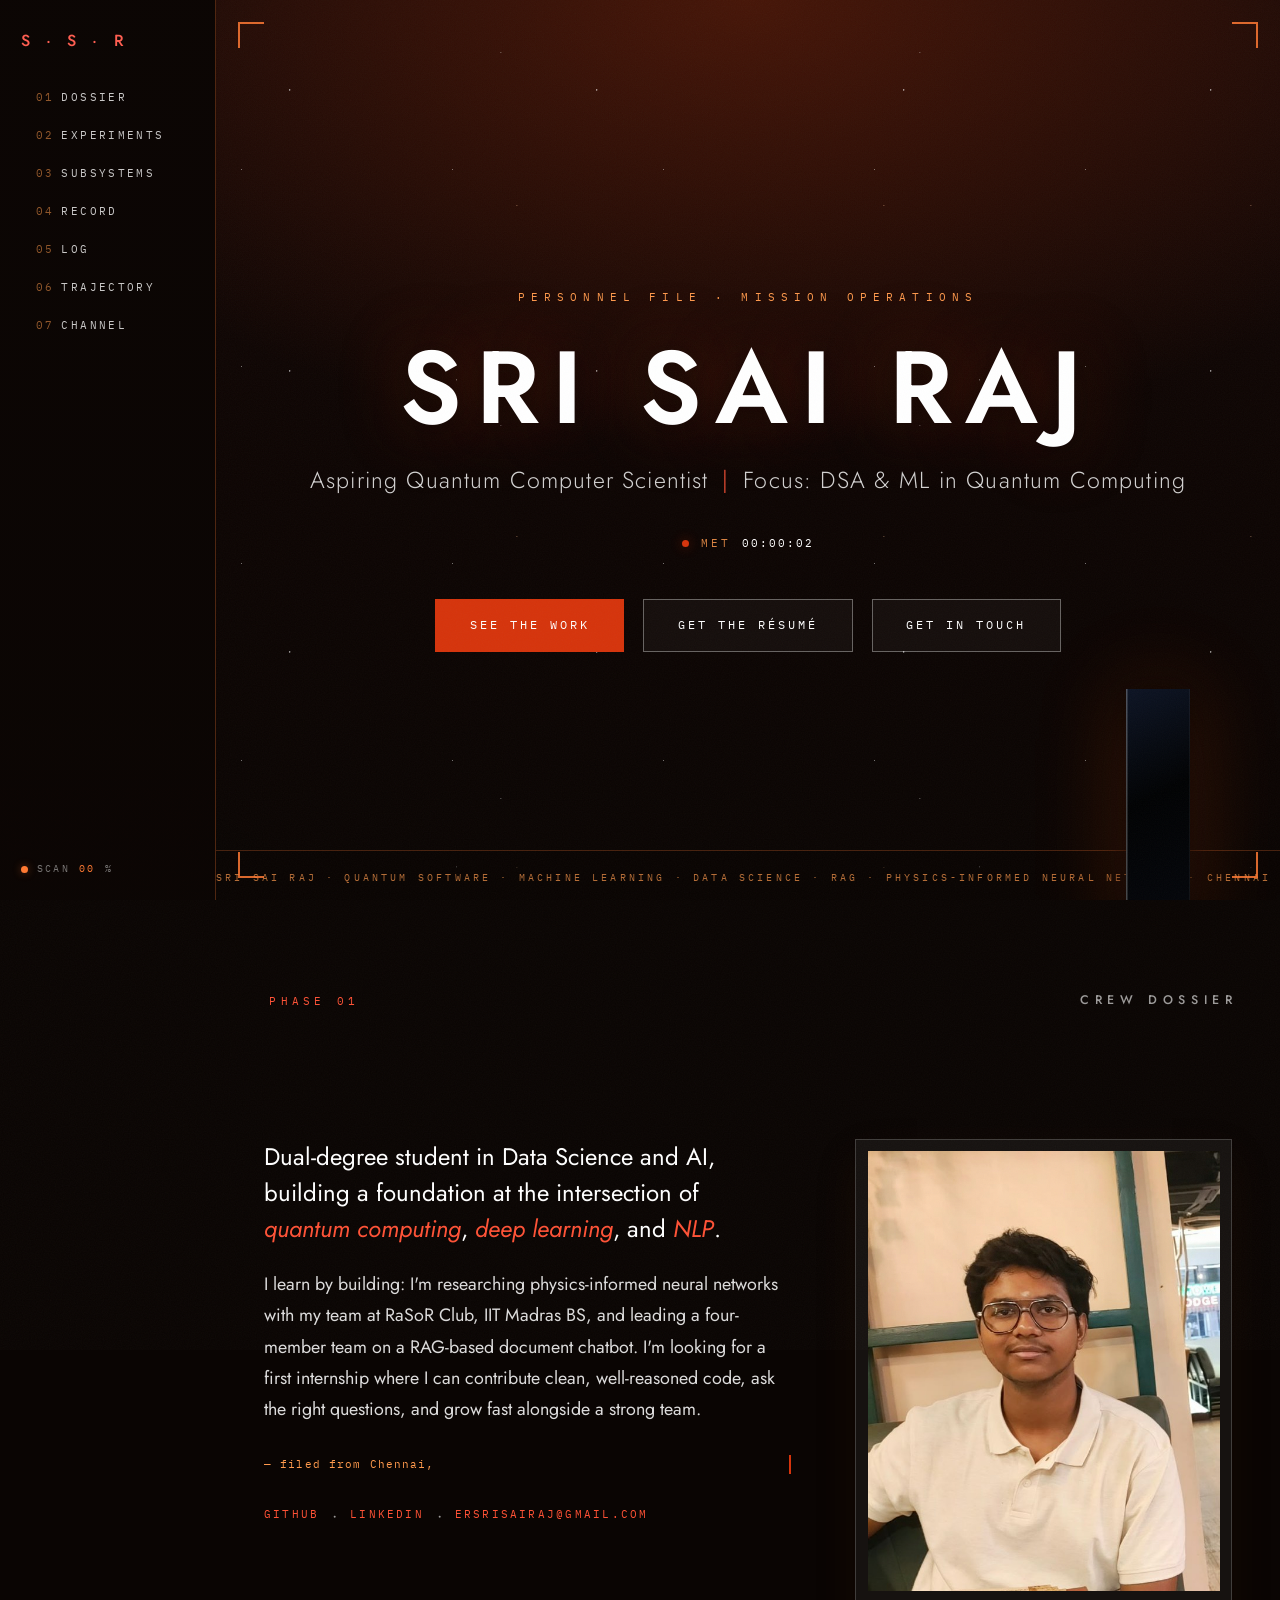
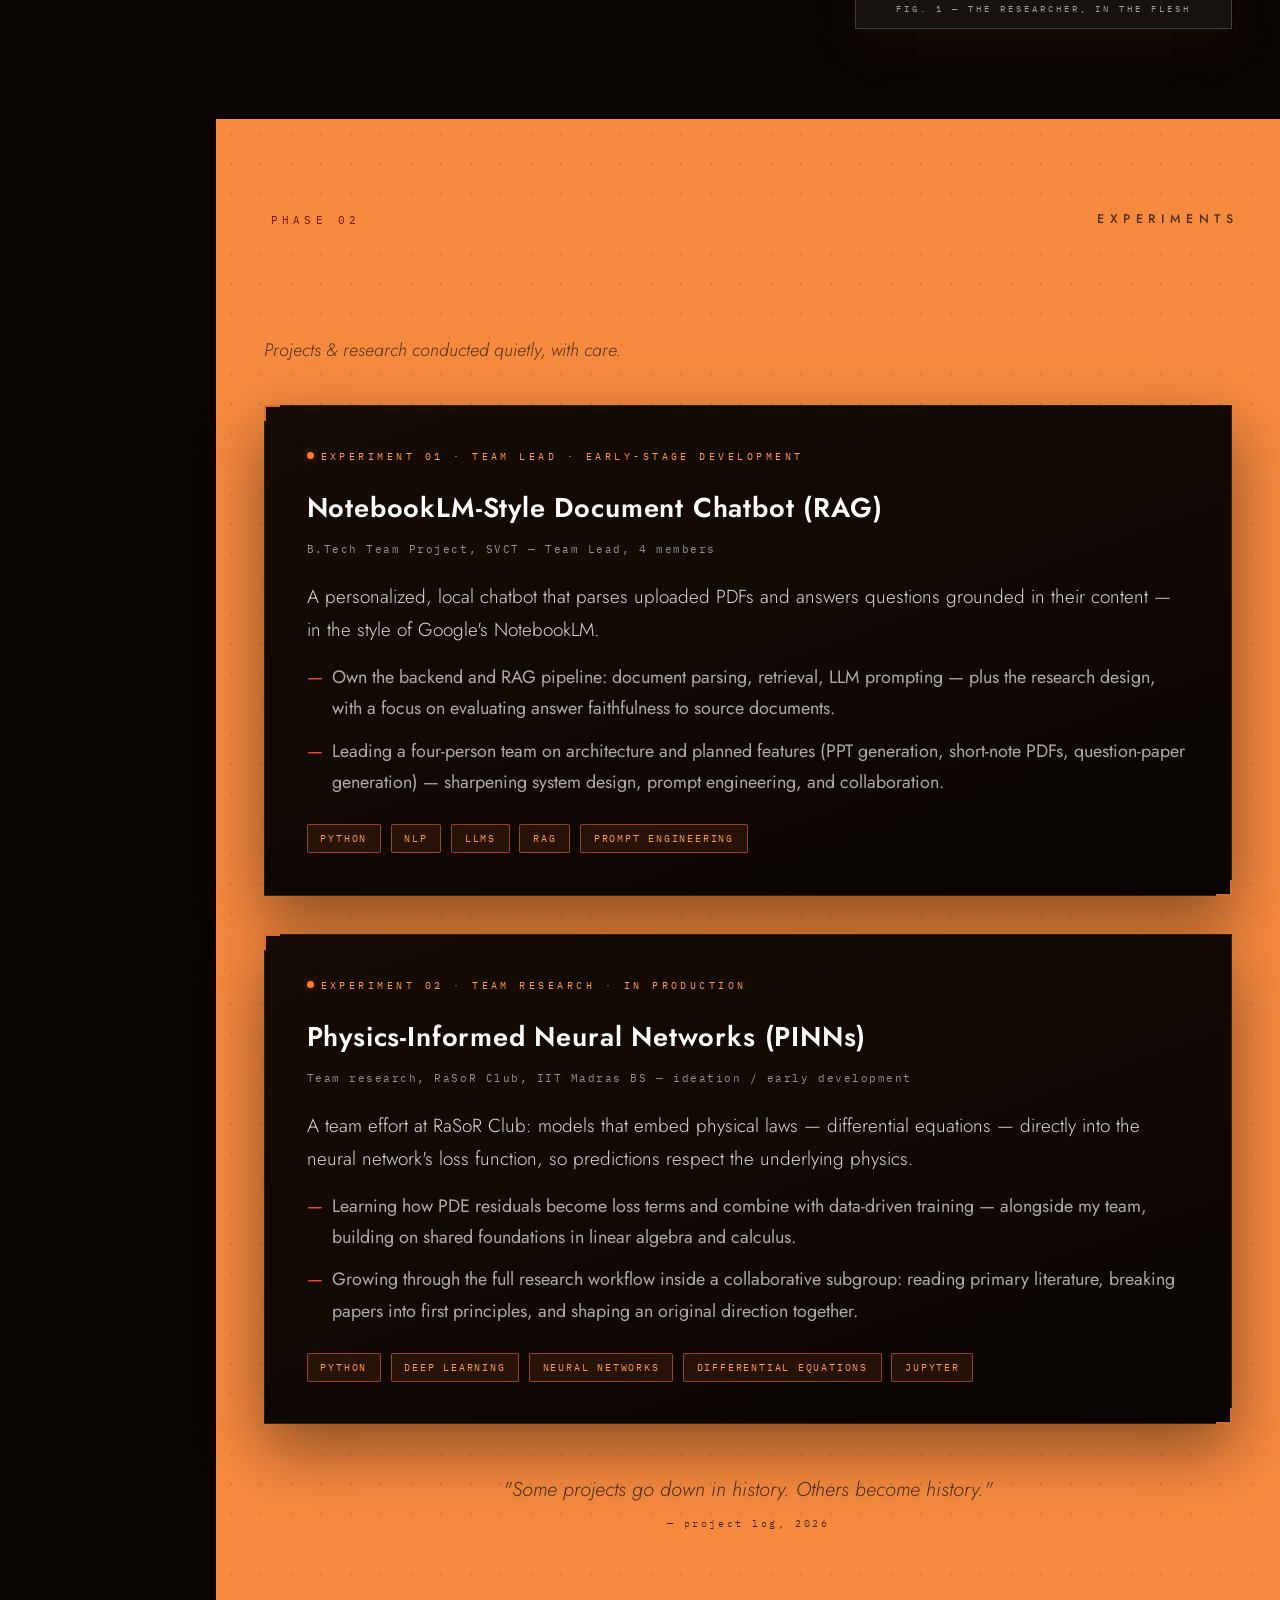
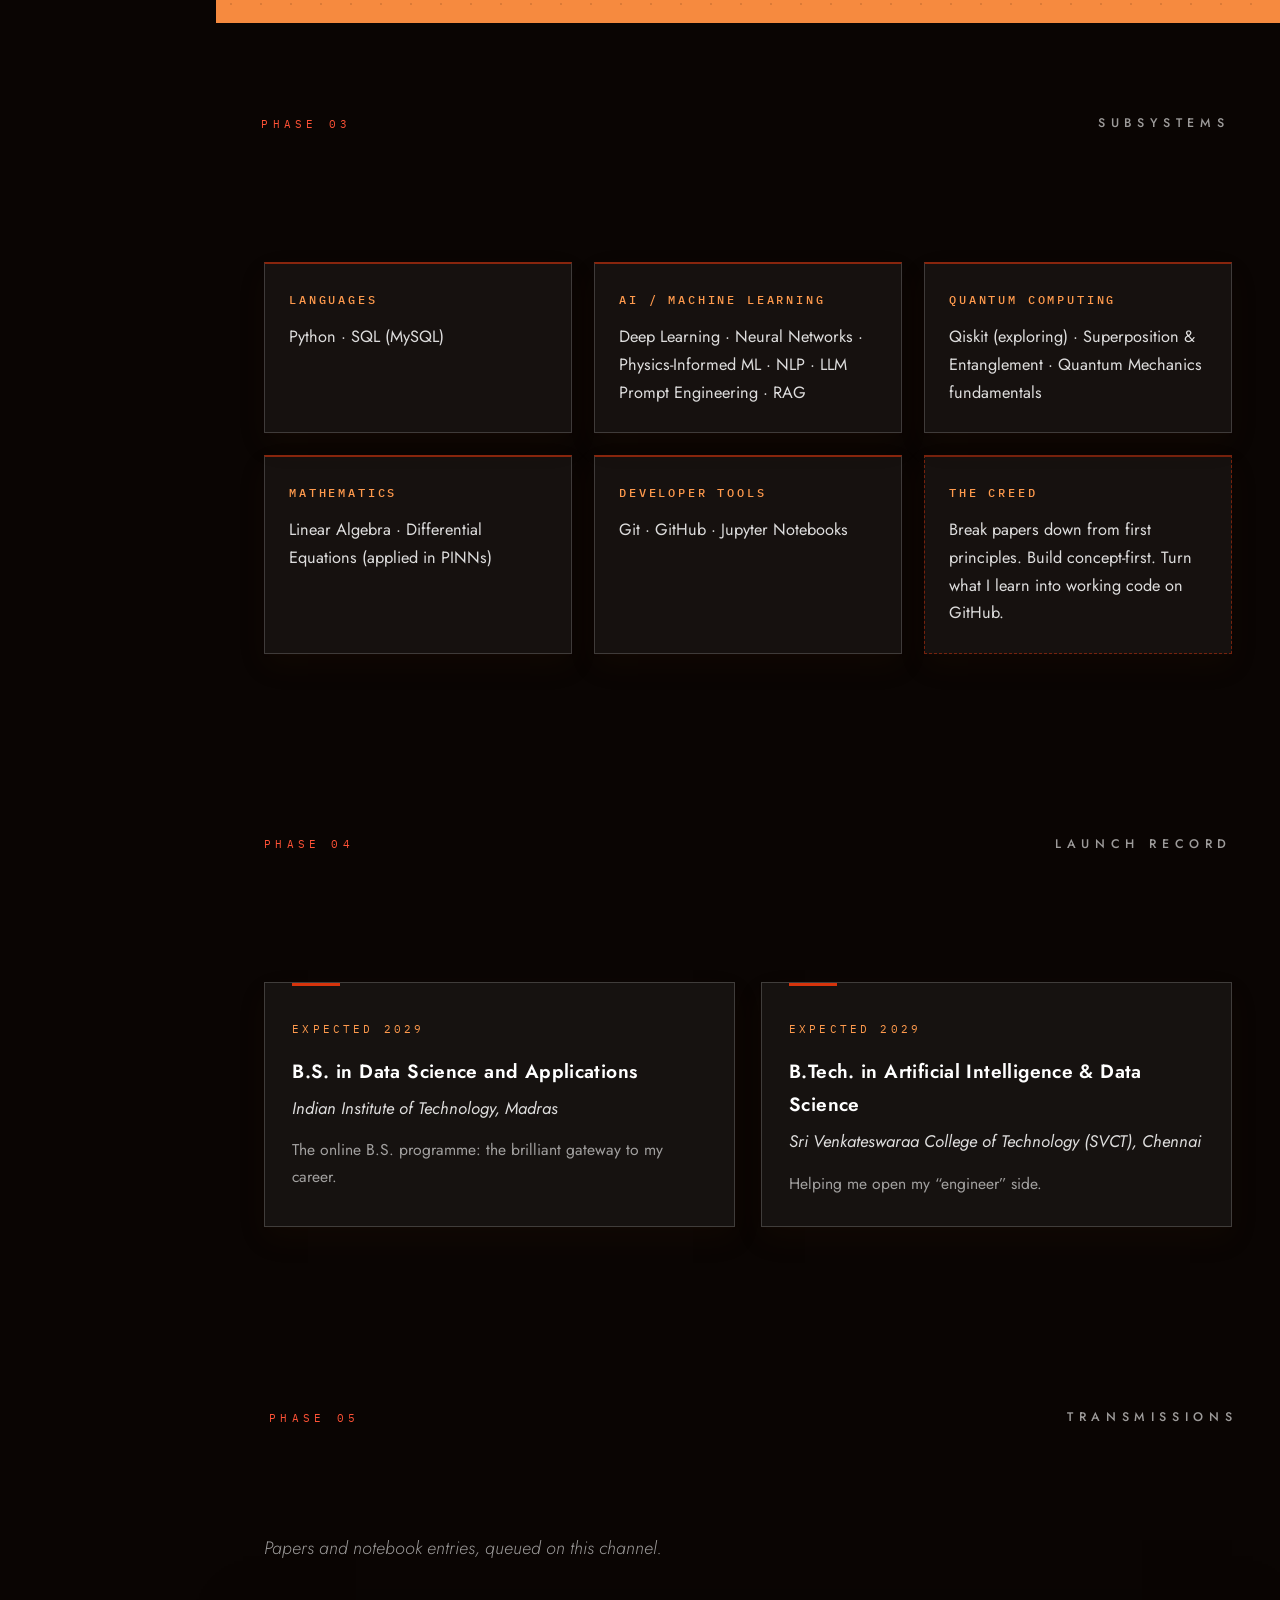
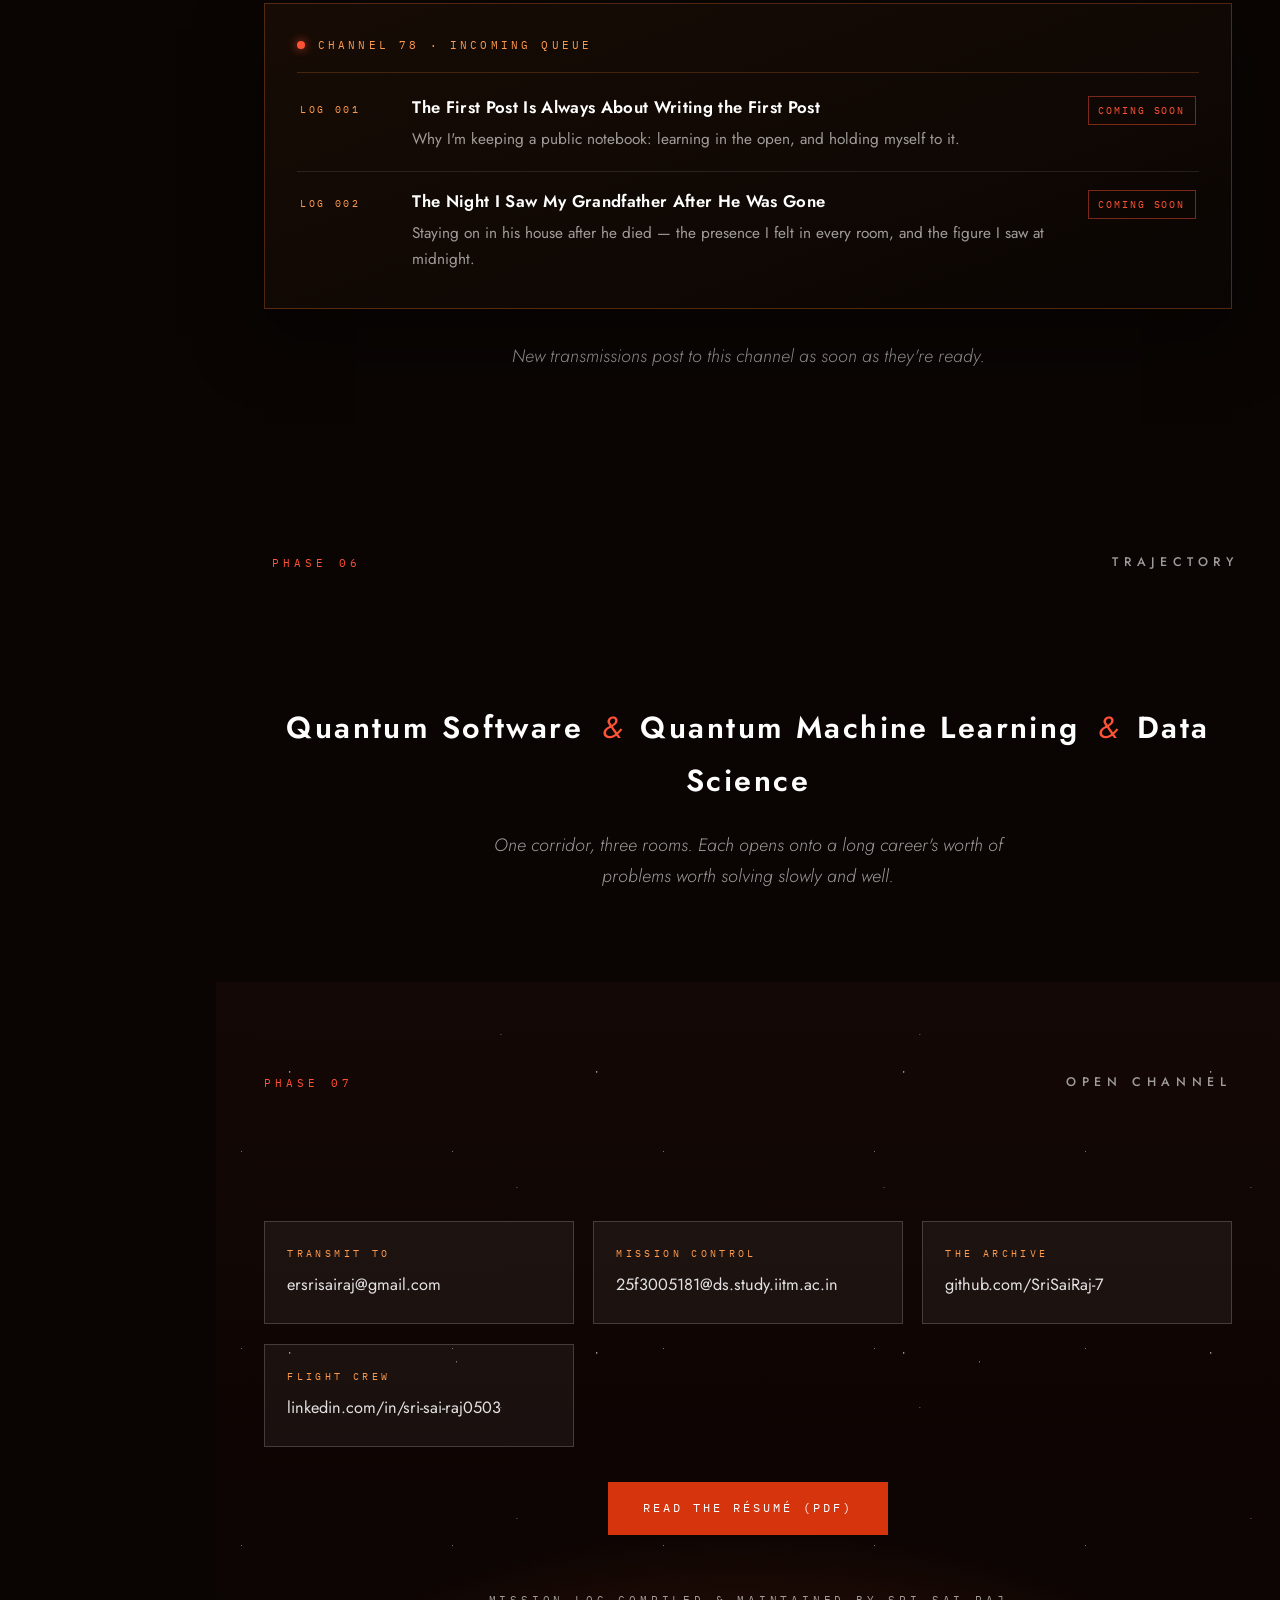
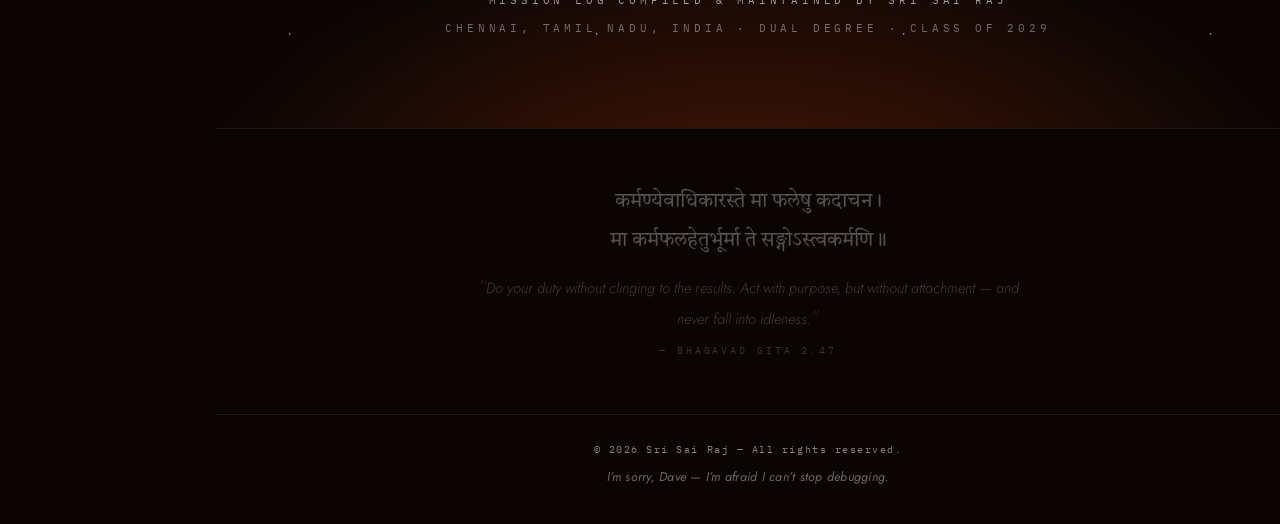
<file: index.html>
<!DOCTYPE html>
<html lang="en">
<head>
  <meta charset="UTF-8" />
  <meta name="viewport" content="width=device-width, initial-scale=1.0" />
  <title>Sri Sai Raj — Aspiring Quantum Computer Scientist</title>
  <meta name="description" content="Sri Sai Raj — aspiring quantum computer scientist focused on DSA and machine learning in quantum computing. Physics-informed neural networks, retrieval-augmented generation, and the long game of good research." />

  <!-- Open Graph / WhatsApp / LinkedIn / Telegram -->
  <meta property="og:type" content="website" />
  <meta property="og:url" content="https://srisairaj-7.github.io/" />
  <meta property="og:title" content="Sri Sai Raj — Aspiring Quantum Computer Scientist | DSA & ML in Quantum Computing" />
  <meta property="og:description" content="A crew dossier and mission log: physics-informed neural networks, retrieval-augmented generation, and the long game of good research." />
  <meta property="og:image" content="https://srisairaj-7.github.io/assets/og-image.jpg" />
  <meta property="og:image:secure_url" content="https://srisairaj-7.github.io/assets/og-image.jpg" />
  <meta property="og:image:type" content="image/jpeg" />
  <meta property="og:image:width" content="1200" />
  <meta property="og:image:height" content="630" />
  <meta property="og:image:alt" content="Space-styled title card reading Sri Sai Raj — Aspiring Quantum Computer Scientist" />
  <meta property="og:locale" content="en_US" />
  <meta property="og:site_name" content="Sri Sai Raj" />

  <!-- Twitter / X -->
  <meta name="twitter:card" content="summary_large_image" />
  <meta name="twitter:title" content="Sri Sai Raj — Aspiring Quantum Computer Scientist | DSA & ML in Quantum Computing" />
  <meta name="twitter:description" content="A crew dossier and mission log: physics-informed neural networks, RAG, and the long game of good research." />
  <meta name="twitter:image" content="https://srisairaj-7.github.io/assets/og-image.jpg" />
  <meta name="twitter:image:alt" content="Space-styled title card reading Sri Sai Raj — Aspiring Quantum Computer Scientist" />
  <link rel="preconnect" href="https://fonts.googleapis.com" />
  <link rel="preconnect" href="https://fonts.gstatic.com" crossorigin />
  <link href="https://fonts.googleapis.com/css2?family=Jost:ital,wght@0,300;0,400;0,500;0,600;0,700;1,400;1,500&amp;family=IBM+Plex+Mono:wght@400;500&amp;family=Tiro+Devanagari+Sanskrit:ital@0;1&amp;display=swap" rel="stylesheet" />
  <script>document.documentElement.classList.add("js");</script>
  <link rel="stylesheet" href="css/style.css?v=14" />
  <link rel="icon" href="data:image/svg+xml,%3Csvg xmlns='http://www.w3.org/2000/svg' viewBox='0 0 32 32'%3E%3Crect width='32' height='32' fill='%230a0503'/%3E%3Ccircle cx='16' cy='16' r='11.5' fill='none' stroke='%23ff7a33' stroke-opacity='0.7'/%3E%3Ctext x='16' y='22.5' font-family='Futura,Century Gothic,sans-serif' font-weight='600' font-size='17' fill='%23ff9a4d' text-anchor='middle'%3ES%3C/text%3E%3C/svg%3E" />
</head>
<body>

  <!-- ============ BOOT : POD BAY DOORS ============ -->
  <div id="boot-screen" aria-hidden="true">
    <div class="boot-panel boot-left"></div>
    <div class="boot-panel boot-right"></div>
    <div class="boot-seam"></div>
    <div class="boot-core">
      <div class="boot-monolith"></div>
      <div class="boot-bar"><span></span></div>
      <p class="boot-caption">PRE-LAUNCH CHECK · ALL SYSTEMS NOMINAL</p>
    </div>
  </div>

  <!-- ============ NAV : CONSOLE SIDE RAIL (top bar below 1080px) ============ -->
  <nav id="site-nav" aria-label="Mission navigation">
    <a class="nav-brand" href="#top">S · S · R</a>
    <div class="nav-links">
      <a href="#about" data-nav>Dossier</a>
      <a href="#work" data-nav>Experiments</a>
      <a href="#skills" data-nav>Subsystems</a>
      <a href="#education" data-nav>Record</a>
      <a href="#writing" data-nav>Log</a>
      <a href="#interests" data-nav>Trajectory</a>
      <a href="#contact" data-nav>Channel</a>
    </div>
    <div class="rail-status" aria-hidden="true">
      <span class="rail-dot"></span>
      SCAN <span id="rail-pct">00</span>%
    </div>
    <button id="nav-toggle" aria-label="Open menu">☰</button>
  </nav>
  <div id="nav-progress" aria-hidden="true"></div>
  <div id="nav-veil"></div>

  <!-- ============ PHASE 00 : TITLE CARD / HERO ============ -->
  <header class="hero" id="top">
    <div class="hero-frame" aria-hidden="true">
      <span class="frame-tick tl"></span>
      <span class="frame-tick tr"></span>
      <span class="frame-tick bl"></span>
      <span class="frame-tick br"></span>
    </div>
    <div class="monolith" aria-hidden="true"></div>
    <div class="hero-inner">
      <p class="eyebrow">PERSONNEL FILE · MISSION OPERATIONS</p>
      <h1 class="hero-title">SRI SAI RAJ</h1>
      <p class="hero-sub">Aspiring Quantum Computer Scientist <span class="hero-focus-sep">|</span> Focus: DSA &amp; ML in Quantum Computing</p>
      <p class="hero-met">MET <span id="met-clock">00:00:00</span></p>
      <div class="hero-cta">
        <a class="btn btn-primary" href="#work">SEE THE WORK</a>
        <a class="btn btn-ghost" href="assets/Sri_Sai_Raj_Resume.pdf" target="_blank" rel="noopener">GET THE RÉSUMÉ</a>
        <a class="btn btn-ghost" href="#contact">GET IN TOUCH</a>
      </div>
    </div>
    <div class="hero-ticker" aria-hidden="true">
      <div class="ticker-track">
        <span>SRI SAI RAJ  ·  QUANTUM SOFTWARE  ·  MACHINE LEARNING  ·  DATA SCIENCE  ·  RAG  ·  PHYSICS-INFORMED NEURAL NETWORKS  ·  CHENNAI 13.08°N 80.27°E  ·  JUPITER MISSION  ·  ALL SYSTEMS NOMINAL  ·  </span>
        <span>SRI SAI RAJ  ·  QUANTUM SOFTWARE  ·  MACHINE LEARNING  ·  DATA SCIENCE  ·  RAG  ·  PHYSICS-INFORMED NEURAL NETWORKS  ·  CHENNAI 13.08°N 80.27°E  ·  JUPITER MISSION  ·  ALL SYSTEMS NOMINAL  ·  </span>
      </div>
    </div>
  </header>

  <!-- ============ PHASE 01 : CREW DOSSIER (ABOUT) ============ -->
  <section class="section" id="about">
    <div class="act-card">
      <div class="act-marker" aria-hidden="true">
        <span class="act-no">PHASE 01</span>
        <span class="act-rule"></span>
        <span class="act-name">CREW DOSSIER</span>
      </div>
      <h2 class="section-title">Who I Am</h2>
      <div class="about-grid">
        <div class="about-text reveal">
          <p class="lede">
            Dual-degree student in Data Science and AI, building a foundation at the intersection of
            <em>quantum computing</em>, <em>deep learning</em>, and <em>NLP</em>.
          </p>
          <p>
            I learn by building: I'm researching physics-informed neural networks with my team at
            RaSoR Club, IIT Madras BS, and leading a four-member team on a RAG-based document chatbot. I'm looking for a first internship where I
            can contribute clean, well-reasoned code, ask the right questions, and grow fast alongside
            a strong team.
          </p>
          <p class="about-note" data-typewriter="— filed from Chennai, Tamil Nadu · typing speed: one breakthrough at a time"></p>
          <div class="about-links">
            <a href="https://github.com/SriSaiRaj-7" target="_blank" rel="noopener">GITHUB</a>
            <span class="dot-sep" aria-hidden="true">·</span>
            <a href="https://linkedin.com/in/sri-sai-raj0503" target="_blank" rel="noopener">LINKEDIN</a>
            <span class="dot-sep" aria-hidden="true">·</span>
            <a href="mailto:ersrisairaj@gmail.com">ERSRISAIRAJ@GMAIL.COM</a>
          </div>
        </div>
        <figure class="portrait-frame reveal delay-1">
          <div class="portrait-inner">
            <img src="assets/portrait.jpg?v=2" alt="Portrait of Sri Sai Raj" class="portrait-photo" width="600" height="750" loading="lazy" />
            <div class="portrait-caption">FIG. 1 — THE RESEARCHER, IN THE FLESH</div>
          </div>
        </figure>
      </div>
    </div>
  </section>

  <!-- ============ PHASE 02 : EXPERIMENTS (WORK) — the bright band ============ -->
  <section class="section section-band" id="work">
    <div class="act-card">
      <div class="act-marker" aria-hidden="true">
        <span class="act-no">PHASE 02</span>
        <span class="act-rule"></span>
        <span class="act-name">EXPERIMENTS</span>
      </div>
      <h2 class="section-title">Experiments, In Production</h2>
      <p class="section-sub">Projects &amp; research conducted quietly, with care.</p>

      <article class="filmstrip reveal">
        <div class="filmstrip-label">EXPERIMENT 01 · TEAM LEAD · EARLY-STAGE DEVELOPMENT</div>
        <div class="project">
          <div class="project-head">
            <h3 class="project-title">NotebookLM-Style Document Chatbot (RAG)</h3>
            <span class="project-meta">B.Tech Team Project, SVCT — Team Lead, 4 members</span>
          </div>
          <p class="project-log">
            A personalized, local chatbot that parses uploaded PDFs and answers questions grounded
            in their content — in the style of Google's NotebookLM.
          </p>
          <ul class="project-notes">
            <li>Own the backend and RAG pipeline: document parsing, retrieval, LLM prompting — plus the research design, with a focus on evaluating answer faithfulness to source documents.</li>
            <li>Leading a four-person team on architecture and planned features (PPT generation, short-note PDFs, question-paper generation) — sharpening system design, prompt engineering, and collaboration.</li>
          </ul>
          <div class="tech-tags">
            <span>Python</span><span>NLP</span><span>LLMs</span><span>RAG</span><span>Prompt Engineering</span>
          </div>
        </div>
      </article>

      <article class="filmstrip reveal delay-1">
        <div class="filmstrip-label">EXPERIMENT 02 · TEAM RESEARCH · IN PRODUCTION</div>
        <div class="project">
          <div class="project-head">
            <h3 class="project-title">Physics-Informed Neural Networks (PINNs)</h3>
            <span class="project-meta">Team research, RaSoR Club, IIT Madras BS — ideation / early development</span>
          </div>
          <p class="project-log">
            A team effort at RaSoR Club: models that embed physical laws — differential equations —
            directly into the neural network's loss function, so predictions respect the underlying
            physics.
          </p>
          <ul class="project-notes">
            <li>Learning how PDE residuals become loss terms and combine with data-driven training — alongside my team, building on shared foundations in linear algebra and calculus.</li>
            <li>Growing through the full research workflow inside a collaborative subgroup: reading primary literature, breaking papers into first principles, and shaping an original direction together.</li>
          </ul>
          <div class="tech-tags">
            <span>Python</span><span>Deep Learning</span><span>Neural Networks</span><span>Differential Equations</span><span>Jupyter</span>
          </div>
        </div>
      </article>

      <p class="closing-line reveal">"Some projects go down in history. Others become history." <span class="closing-credit">— project log, 2026</span></p>
    </div>
  </section>

  <!-- ============ PHASE 03 : SUBSYSTEMS (SKILLS) ============ -->
  <section class="section" id="skills">
    <div class="act-card">
      <div class="act-marker" aria-hidden="true">
        <span class="act-no">PHASE 03</span>
        <span class="act-rule"></span>
        <span class="act-name">SUBSYSTEMS</span>
      </div>
      <h2 class="section-title">Mission Systems</h2>
      <div class="craft-grid">
        <div class="craft reveal">
          <h3 class="craft-title">Languages</h3>
          <p class="craft-list">Python · SQL (MySQL)</p>
        </div>
        <div class="craft reveal delay-1">
          <h3 class="craft-title">AI / Machine Learning</h3>
          <p class="craft-list">Deep Learning · Neural Networks · Physics-Informed ML · NLP · LLM Prompt Engineering · RAG</p>
        </div>
        <div class="craft reveal delay-2">
          <h3 class="craft-title">Quantum Computing</h3>
          <p class="craft-list">Qiskit (exploring) · Superposition &amp; Entanglement · Quantum Mechanics fundamentals</p>
        </div>
        <div class="craft reveal">
          <h3 class="craft-title">Mathematics</h3>
        <p class="craft-list">Linear Algebra · Differential Equations (applied in PINNs)</p>
        </div>
        <div class="craft reveal delay-1">
          <h3 class="craft-title">Developer Tools</h3>
          <p class="craft-list">Git · GitHub · Jupyter Notebooks</p>
        </div>
        <div class="craft craft-ghost reveal delay-2">
          <h3 class="craft-title">The Creed</h3>
          <p class="craft-list">Break papers down from first principles. Build concept-first. Turn what I learn into working code on GitHub.</p>
        </div>
      </div>
    </div>
  </section>

  <!-- ============ PHASE 04 : LAUNCH RECORD (EDUCATION) ============ -->
  <section class="section" id="education">
    <div class="act-card">
      <div class="act-marker" aria-hidden="true">
        <span class="act-no">PHASE 04</span>
        <span class="act-rule"></span>
        <span class="act-name">LAUNCH RECORD</span>
      </div>
      <h2 class="section-title">Credentials, On Record</h2>
      <div class="edu-row">
        <div class="edu reveal">
          <span class="edu-years">EXPECTED 2029</span>
          <h3 class="edu-deg">B.S. in Data Science and Applications</h3>
          <p class="edu-inst">Indian Institute of Technology, Madras</p>
          <p class="edu-note">The online B.S. programme: the brilliant gateway to my career.</p>
        </div>
        <div class="edu reveal delay-1">
          <span class="edu-years">EXPECTED 2029</span>
          <h3 class="edu-deg">B.Tech. in Artificial Intelligence &amp; Data Science</h3>
          <p class="edu-inst">Sri Venkateswaraa College of Technology (SVCT), Chennai</p>
          <p class="edu-note">Helping me open my “engineer” side.</p>
        </div>
      </div>
    </div>
  </section>

  <!-- ============ PHASE 05 : TRANSMISSION LOG (papers + notebook, folded) ============ -->
  <section class="section" id="writing">
    <div class="act-card">
      <div class="act-marker" aria-hidden="true">
        <span class="act-no">PHASE 05</span>
        <span class="act-rule"></span>
        <span class="act-name">TRANSMISSIONS</span>
      </div>
      <h2 class="section-title">Incoming Transmissions</h2>
      <p class="section-sub">Papers and notebook entries, queued on this channel.</p>

      <div class="log-panel reveal">
        <div class="log-head">
          <span class="led" aria-hidden="true"></span>
          CHANNEL 78 · INCOMING QUEUE
        </div>

        <!-- ============================================================
             TRANSMISSIONS: copy a <div class="log-row"> block below when
             a paper or post lands. Recommended order: newest first.
             Fill the link on the title when there is one.
             ============================================================
        <div class="log-row reveal">
          <span class="log-type">PAPER</span>
          <div class="log-body">
            <h3 class="log-title">"Paper Title Goes Here" — <em>Journal or Conference Name</em>
              <a class="log-link" href="https://doi.org/...">[OPEN]</a>
            </h3>
            <p class="log-desc">One-line abstract of the paper.</p>
          </div>
          <span class="log-status">PUBLISHED</span>
        </div>
        ============================================================ -->

        <div class="log-row reveal">
          <span class="log-type">LOG 001</span>
          <div class="log-body">
            <h3 class="log-title">The First Post Is Always About Writing the First Post</h3>
            <p class="log-desc">Why I'm keeping a public notebook: learning in the open, and holding myself to it.</p>
          </div>
          <span class="log-status">COMING SOON</span>
        </div>

        <div class="log-row reveal delay-1">
          <span class="log-type">LOG 002</span>
          <div class="log-body">
            <h3 class="log-title">The Night I Saw My Grandfather After He Was Gone</h3>
            <p class="log-desc">Staying on in his house after he died — the presence I felt in every room, and the figure I saw at midnight.</p>
          </div>
          <span class="log-status">COMING SOON</span>
        </div>
      </div>
      <p class="serial-note reveal">New transmissions post to this channel as soon as they're ready.</p>
    </div>
  </section>

  <!-- ============ PHASE 06 : TRAJECTORY (INTERESTS) ============ -->
  <section class="section" id="interests">
    <div class="act-card">
      <div class="act-marker" aria-hidden="true">
        <span class="act-no">PHASE 06</span>
        <span class="act-rule"></span>
        <span class="act-name">TRAJECTORY</span>
      </div>
      <h2 class="section-title">Three Doors Down</h2>
      <p class="interests-line reveal">
        <strong>Quantum Software</strong> <span class="amp-sep">&amp;</span> <strong>Quantum Machine Learning</strong> <span class="amp-sep">&amp;</span> <strong>Data Science</strong>
      </p>
      <p class="interests-note reveal delay-1">
        One corridor, three rooms. Each opens onto a long career's worth of problems
        worth solving slowly and well.
      </p>
    </div>
  </section>

  <!-- ============ PHASE 07 : OPEN CHANNEL (CONTACT) ============ -->
  <section class="section section-contact" id="contact">
    <div class="act-card">
      <div class="act-marker" aria-hidden="true">
        <span class="act-no">PHASE 07</span>
        <span class="act-rule"></span>
        <span class="act-name">OPEN CHANNEL</span>
      </div>
      <h2 class="section-title">Open a Channel</h2>
      <div class="contact-grid">
        <a class="contact-card reveal" href="mailto:ersrisairaj@gmail.com">
          <span class="contact-label">TRANSMIT TO</span>
          <span class="contact-value">ersrisairaj@gmail.com</span>
        </a>
        <a class="contact-card reveal delay-1" href="mailto:25f3005181@ds.study.iitm.ac.in">
          <span class="contact-label">MISSION CONTROL</span>
          <span class="contact-value">25f3005181@ds.study.iitm.ac.in</span>
        </a>
        <a class="contact-card reveal delay-2" href="https://github.com/SriSaiRaj-7" target="_blank" rel="noopener">
          <span class="contact-label">THE ARCHIVE</span>
          <span class="contact-value">github.com/SriSaiRaj-7</span>
        </a>
        <a class="contact-card reveal delay-3" href="https://linkedin.com/in/sri-sai-raj0503" target="_blank" rel="noopener">
          <span class="contact-label">FLIGHT CREW</span>
          <span class="contact-value">linkedin.com/in/sri-sai-raj0503</span>
        </a>
      </div>
      <div class="resume-cta reveal">
        <a class="btn btn-primary btn-resume" href="assets/Sri_Sai_Raj_Resume.pdf" target="_blank" rel="noopener">READ THE RÉSUMÉ (PDF)</a>
      </div>
      <div class="credits">
        <p class="credits-line">MISSION LOG COMPILED &amp; MAINTAINED BY SRI SAI RAJ</p>
        <p class="credits-line dim">CHENNAI, TAMIL NADU, INDIA · DUAL DEGREE · CLASS OF 2029</p>
      </div>
    </div>
  </section>

  <!-- ============ EPILOGUE : A VERSE, KEPT QUIET ============ -->
  <aside class="gita-quiet" lang="sa" aria-label="Bhagavad Gita 2.47">
    <p class="gita-sanskrit">कर्मण्येवाधिकारस्ते मा फलेषु कदाचन।<br />मा कर्मफलहेतुर्भूर्मा ते सङ्गोऽस्त्वकर्मणि॥</p>
    <p class="gita-translation" lang="en">
      <span class="quote-mark">“</span>Do your duty without clinging to the results.
      Act with purpose, but without attachment — and never fall into idleness.<span class="quote-mark">”</span>
    </p>
    <p class="gita-cite">— Bhagavad Gita 2.47</p>
  </aside>

  <footer class="site-footer">
    <p>© 2026 Sri Sai Raj — All rights reserved. <span class="footer-whisper">I’m sorry, Dave — I’m afraid I can’t stop debugging.</span></p>
  </footer>

  <script src="js/main.js?v=17"></script>
</body>
</html>
</file>
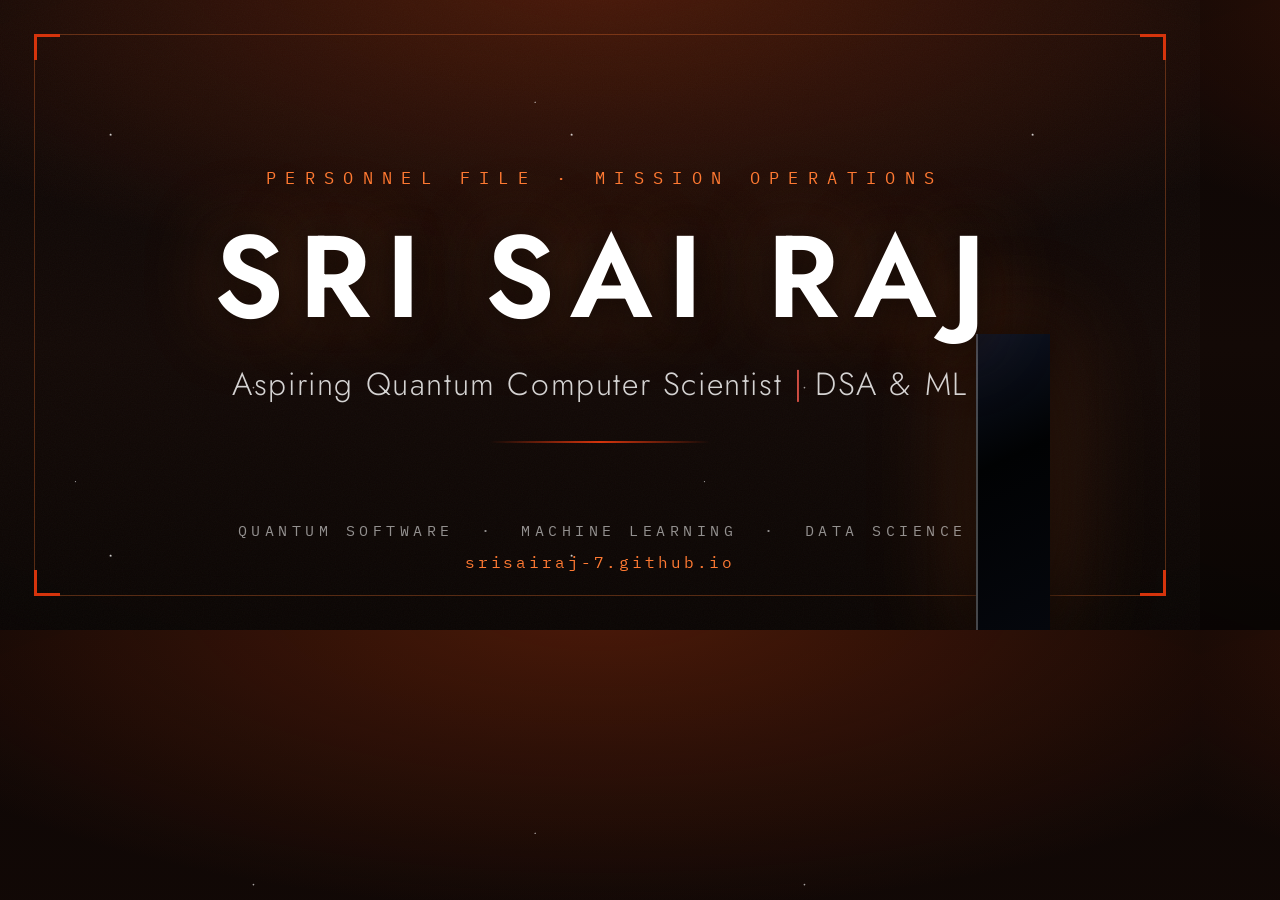
<file: og-card.html>
<!DOCTYPE html>
<html lang="en">
<head>
<meta charset="UTF-8" />
<title>OG Card</title>
<link rel="preconnect" href="https://fonts.googleapis.com" />
<link rel="preconnect" href="https://fonts.gstatic.com" crossorigin />
<link href="https://fonts.googleapis.com/css2?family=Jost:wght@300;400;500;600;700&family=IBM+Plex+Mono:wght@400;500&display=swap" rel="stylesheet" />
<style>
  :root {
    --space: #0a0503;
    --hal: #d6340c;
    --ember: #ff7a33;
    --stars:
      radial-gradient(2.2px 2.2px at 24% 32%, rgba(255,255,255,0.95), rgba(255,255,255,0) 70%),
      radial-gradient(1.5px 1.5px at 12% 86%, rgba(255,255,255,0.6), rgba(255,255,255,0) 70%),
      radial-gradient(1.6px 1.6px at 68% 14%, rgba(255,255,255,0.75), rgba(255,255,255,0) 70%),
      radial-gradient(1.9px 1.9px at 46% 78%, rgba(255,255,255,0.7), rgba(255,255,255,0) 70%),
      radial-gradient(1.6px 1.6px at 82% 62%, rgba(255,198,150,0.85), rgba(255,198,150,0) 70%);
  }
  * { margin: 0; padding: 0; box-sizing: border-box; }
  html, body { width: 1200px; height: 630px; overflow: hidden; }
  body {
    background-color: var(--space);
    background-image:
      radial-gradient(ellipse 130% 110% at 50% 45%, transparent 52%, rgba(0,0,0,0.55) 100%),
      var(--stars),
      radial-gradient(ellipse 110% 80% at 50% -5%, rgba(140, 45, 12, 0.5), transparent 62%),
      linear-gradient(180deg, #0c0605 0%, #130906 55%, #0a0503 100%);
    background-size: auto, 461px 421px, 629px 560px, 787px 731px, 551px 497px, auto, auto;
    display: flex;
    align-items: center;
    justify-content: center;
    position: relative;
    font-family: "Jost", "Futura", sans-serif;
  }
  /* static grain */
  body::before {
    content: "";
    position: absolute; inset: 0;
    opacity: 0.035;
    background-image: url("data:image/svg+xml,%3Csvg xmlns='http://www.w3.org/2000/svg' width='300' height='300'%3E%3Cfilter id='n'%3E%3CfeTurbulence type='fractalNoise' baseFrequency='0.85' numOctaves='2' stitchTiles='stitch'/%3E%3C/filter%3E%3Crect width='300' height='300' filter='url(%23n)'/%3E%3C/svg%3E");
  }
  /* HUD frame with corner ticks */
  .frame { position: absolute; inset: 34px; border: 1px solid rgba(255,122,51,0.3); pointer-events: none; }
  .tick { position: absolute; width: 26px; height: 26px; border: 0 solid var(--hal); }
  .tick.tl { top: 34px; left: 34px; border-top-width: 3px; border-left-width: 3px; }
  .tick.tr { top: 34px; right: 34px; border-top-width: 3px; border-right-width: 3px; }
  .tick.bl { bottom: 34px; left: 34px; border-bottom-width: 3px; border-left-width: 3px; }
  .tick.br { bottom: 34px; right: 34px; border-bottom-width: 3px; border-right-width: 3px; }
  /* the monolith, standing behind the title */
  .monolith {
    position: absolute;
    right: 150px; bottom: 0;
    width: 74px; height: 296px; /* 1 : 4 : 9 */
    background: linear-gradient(155deg, #0d1424 0%, #010203 42%, #05070d 100%);
    box-shadow:
      inset 2px 0 0 rgba(255,255,255,0.26),
      0 0 110px rgba(255,122,51,0.22),
      0 0 40px rgba(0,0,0,0.9);
  }
  .card { position: relative; text-align: center; z-index: 2; margin-top: -20px; }
  .eyebrow {
    font-family: "IBM Plex Mono", monospace;
    font-size: 17px;
    letter-spacing: 0.55em;
    text-transform: uppercase;
    color: var(--ember);
    margin-bottom: 30px;
    text-indent: 0.55em;
  }
  .title {
    font-weight: 600;
    font-size: 116px;
    letter-spacing: 0.13em;
    color: #ffffff;
    line-height: 1;
    text-shadow: 0 2px 30px rgba(0,0,0,0.6), 0 0 80px rgba(255,122,51,0.35);
    text-indent: 0.13em;
  }
  .sub {
    margin-top: 26px;
    font-weight: 300;
    font-size: 32px;
    letter-spacing: 0.05em;
    color: rgba(255,255,255,0.82);
  }
  .sub .sep { color: #ff5f52; }
  .divider {
    width: 220px; height: 2px; margin: 34px auto 0;
    background: linear-gradient(to right, transparent, var(--hal), transparent);
  }
  .footer {
    position: absolute; bottom: 58px; left: 0; right: 0; text-align: center; z-index: 2;
  }
  .fields {
    font-family: "IBM Plex Mono", monospace;
    font-size: 15px;
    letter-spacing: 0.3em;
    text-transform: uppercase;
    color: rgba(255,255,255,0.55);
    text-indent: 0.3em;
  }
  .url {
    margin-top: 12px;
    font-family: "IBM Plex Mono", monospace;
    font-size: 16px;
    letter-spacing: 0.18em;
    color: var(--ember);
  }
</style>
</head>
<body>
  <div class="frame"></div>
  <div class="tick tl"></div>
  <div class="tick tr"></div>
  <div class="tick bl"></div>
  <div class="tick br"></div>
  <div class="monolith"></div>
  <div class="card">
    <div class="eyebrow">PERSONNEL FILE · MISSION OPERATIONS</div>
    <div class="title">SRI&nbsp;SAI&nbsp;RAJ</div>
    <div class="sub">Aspiring Quantum Computer Scientist <span class="sep">|</span> DSA &amp; ML</div>
    <div class="divider"></div>
  </div>
  <div class="footer">
    <div class="fields">Quantum Software &nbsp;·&nbsp; Machine Learning &nbsp;·&nbsp; Data Science</div>
    <div class="url">srisairaj-7.github.io</div>
  </div>
</body>
</html>
</file>
<file: css/style.css>
/* ==========================================================================
   SRI SAI RAJ — 2001: A SPACE ODYSSEY
   Discovery-One console palette: warm-black grounds with poster-orange
   accents, one bright orange feature band, HUD panels with ember
   telemetry. Futura-style display type (Jost) and teletype mono labels
   (IBM Plex Mono). Layout: fixed side-rail phase nav above 1080px,
   top bar below.
   ========================================================================== */

:root {
  /* ---- deep space (dark blocks) ---- */
  --space:        #0a0503;
  --space-2:      #130906;
  --space-3:      #1d0f08;

  /* ---- poster orange — the one bright band + nav accents ---- */
  --bg:           #f68a3f;

  /* ---- accents ---- */
  --hal:          #d6340c;   /* poster vermilion — fills, glows */
  --hal-deep:     #741803;   /* deep brick — accent text on the orange body */
  --hal-glow:     rgba(214, 52, 12, 0.45);
  --ember:        #ff7a33;   /* pod ember — fills, glows */
  --ember-deep:   #3a1c0a;   /* warm ink — mono labels on light */
  --ember-glow:   rgba(255, 122, 51, 0.4);

  /* ---- starfield (tiled dot layers, used by the dark blocks) ---- */
  --stars:
    radial-gradient(1.6px 1.6px at 24% 32%, rgba(255,255,255,0.95), rgba(255,255,255,0) 70%),
    radial-gradient(1px 1px at 12% 86%, rgba(255,255,255,0.6), rgba(255,255,255,0) 70%),
    radial-gradient(1.1px 1.1px at 68% 14%, rgba(255,255,255,0.75), rgba(255,255,255,0) 70%),
    radial-gradient(1.3px 1.3px at 46% 78%, rgba(255,255,255,0.7), rgba(255,255,255,0) 70%),
    radial-gradient(1.1px 1.1px at 82% 62%, rgba(255,198,150,0.85), rgba(255,198,150,0) 70%);
  --star-size: 307px 281px, 211px 197px, 419px 373px, 523px 487px, 367px 331px;

  /* ---- type ---- */
  --font-title:    "Jost", "Futura", "Century Gothic", sans-serif;
  --font-body:     "Jost", "Segoe UI", Helvetica, sans-serif;
  --font-mono:     "IBM Plex Mono", "SFMono-Regular", "Courier New", monospace;
  --font-sanskrit: "Tiro Devanagari Sanskrit", "Nirmala UI", serif;
}

* { margin: 0; padding: 0; box-sizing: border-box; }

html { scroll-behavior: smooth; }

body {
  /* console defaults — the bright band redeclares these */
  --fg:        rgba(255, 255, 255, 0.86);
  --fg-strong: #ffffff;
  --fg-dim:    rgba(255, 255, 255, 0.6);
  --accent:    #ff5236;
  --tech:      #ff9a4d;
  --surface:   rgba(255, 255, 255, 0.05);
  --line:      rgba(255, 255, 255, 0.18);
  --line-soft: rgba(255, 255, 255, 0.1);

  background: var(--space);
  color: var(--fg);
  font-family: var(--font-body);
  font-weight: 400;
  font-size: 1.12rem;
  line-height: 1.75;
  overflow-x: hidden;
  -webkit-font-smoothing: antialiased;
}

/* Dark blocks flip the palette to space white-on-black */
.hero,
.section-contact,
.gita-quiet,
.site-footer,
.filmstrip,
#boot-screen {
  --fg:        rgba(255, 255, 255, 0.86);
  --fg-strong: #ffffff;
  --fg-dim:    rgba(255, 255, 255, 0.6);
  --accent:    #ff5236;
  --tech:      #ff9a4d;
  --surface:   rgba(255, 255, 255, 0.05);
  --line:      rgba(255, 255, 255, 0.18);
  --line-soft: rgba(255, 255, 255, 0.1);
  color: var(--fg);
}

/* The one bright band flips back to ink-on-orange */
.section-band {
  --fg:        #291206;
  --fg-strong: #180a02;
  --fg-dim:    #4d2f17;
  --accent:    var(--hal-deep);
  --tech:      var(--ember-deep);
  --surface:   rgba(255, 255, 255, 0.55);
  --line:      rgba(58, 24, 6, 0.2);
  --line-soft: rgba(58, 24, 6, 0.1);
  color: var(--fg);
}

::selection { background: var(--hal); color: #fff; }

a:focus-visible,
button:focus-visible {
  outline: 2px solid var(--ember);
  outline-offset: 3px;
}

/* ---- Fine film grain over everything ---------------------------------- */
body::before {
  content: "";
  position: fixed;
  inset: -50%;
  width: 200%;
  height: 200%;
  pointer-events: none;
  z-index: 2000;
  opacity: 0.035;
  background-image: url("data:image/svg+xml,%3Csvg xmlns='http://www.w3.org/2000/svg' width='300' height='300'%3E%3Cfilter id='n'%3E%3CfeTurbulence type='fractalNoise' baseFrequency='0.85' numOctaves='2' stitchTiles='stitch'/%3E%3C/filter%3E%3Crect width='300' height='300' filter='url(%23n)'/%3E%3C/svg%3E");
  animation: grain 900ms steps(6) infinite;
}

@keyframes grain {
  0%, 100% { transform: translate(0, 0); }
  20% { transform: translate(-3%, 2%); }
  40% { transform: translate(2%, -3%); }
  60% { transform: translate(-2%, -2%); }
  80% { transform: translate(3%, 3%); }
}

/* ---- Projection flicker ------------------------------------------------- */
.flicker {
  position: fixed;
  inset: 0;
  pointer-events: none;
  z-index: 1998;
  background: #ffffff;
  opacity: 0;
  mix-blend-mode: overlay;
  animation: flicker 7s linear infinite;
}

@keyframes flicker {
  0%, 100% { opacity: 0; }
  3%  { opacity: 0.02; }
  6%  { opacity: 0; }
  34% { opacity: 0; }
  36% { opacity: 0.022; }
  37% { opacity: 0; }
  71% { opacity: 0; }
  73% { opacity: 0.016; }
  75% { opacity: 0; }
}

/* ---- Boot : pod bay doors (pre-launch check) ------------------------------ */
#boot-screen {
  position: fixed;
  inset: 0;
  z-index: 5000;
  overflow: hidden;
  /* failsafe: hide even if the JS never runs */
  animation: boot-gone 1ms linear 2.7s forwards;
}

@keyframes boot-gone { to { visibility: hidden; } }

/* the two doors: starfield panels that part like pod bay doors */
.boot-panel {
  position: absolute;
  top: 0;
  bottom: 0;
  width: calc(50% + 2px);
  background-color: var(--space);
  background-image: var(--stars);
  background-size: var(--star-size);
}

.boot-left  { left: 0;  animation: door-left  900ms cubic-bezier(0.76, 0, 0.24, 1) 1.75s forwards; }
.boot-right { right: 0; animation: door-right 900ms cubic-bezier(0.76, 0, 0.24, 1) 1.75s forwards; }

@keyframes door-left  { to { transform: translateX(-101%); } }
@keyframes door-right { to { transform: translateX(101%); } }

/* light spilling through the closing seam as the doors part */
.boot-seam {
  position: absolute;
  left: 50%;
  top: 0;
  bottom: 0;
  width: 2px;
  margin-left: -1px;
  z-index: 2;
  opacity: 0;
  background: linear-gradient(180deg, transparent 0%, rgba(255, 122, 51, 0.9) 16%, #fff6ee 50%, rgba(255, 122, 51, 0.9) 84%, transparent 100%);
  box-shadow: 0 0 26px rgba(255, 122, 51, 0.75), 0 0 70px rgba(214, 52, 12, 0.45);
  animation: seam-flash 950ms ease 1.72s forwards;
}

@keyframes seam-flash {
  0%   { opacity: 0; transform: scaleY(0.15); }
  22%  { opacity: 1; transform: scaleY(1); }
  100% { opacity: 0; transform: scaleY(1); }
}

/* the monolith under inspection, with its systems bar */
.boot-core {
  position: absolute;
  inset: 0;
  z-index: 3;
  display: flex;
  flex-direction: column;
  align-items: center;
  justify-content: center;
  gap: 1.7rem;
  animation: core-out 340ms ease 1.5s forwards;
}

@keyframes core-out {
  to { opacity: 0; transform: translateY(-8px); }
}

.boot-monolith {
  position: relative;
  width: clamp(30px, 6vmin, 44px);
  aspect-ratio: 1 / 4; /* 1 : 4 : 9 */
  background: linear-gradient(158deg, #17100c 0%, #020101 44%, #0b0605 100%);
  box-shadow:
    inset 1.5px 0 0 rgba(255, 255, 255, 0.34),
    inset -1.5px 0 0 rgba(255, 255, 255, 0.07),
    0 0 70px rgba(255, 122, 51, 0.22),
    0 0 20px rgba(0, 0, 0, 0.85);
  overflow: hidden;
}

/* a scan light sweeping down its face */
.boot-monolith::after {
  content: "";
  position: absolute;
  left: 0;
  right: 0;
  height: 36%;
  background: linear-gradient(180deg, transparent, rgba(255, 154, 77, 0.55), transparent);
  animation: boot-scan 1.1s ease-in-out infinite;
}

@keyframes boot-scan {
  0%   { top: -36%; }
  100% { top: 100%; }
}

.boot-bar {
  width: clamp(150px, 34vw, 240px);
  height: 1px;
  background: rgba(255, 255, 255, 0.16);
}

.boot-bar span {
  display: block;
  height: 100%;
  transform-origin: left center;
  background: linear-gradient(90deg, var(--ember), #ffd9b8);
  box-shadow: 0 0 10px rgba(255, 122, 51, 0.8);
  animation: boot-fill 1.5s cubic-bezier(0.4, 0, 0.2, 1) forwards;
}

@keyframes boot-fill {
  from { transform: scaleX(0); }
  to   { transform: scaleX(1); }
}

.boot-caption {
  font-family: var(--font-mono);
  font-size: 0.62rem;
  letter-spacing: 0.4em;
  text-indent: 0.4em; /* optical centering against the tracking */
  text-transform: uppercase;
  color: var(--tech);
  /* wraps on narrow phones instead of clipping */
  max-width: calc(100vw - 2rem);
  margin-inline: auto;
}

/* ---- Navigation ---------------------------------------------------------- */
#site-nav {
  /* over the dark hero */
  --nav-fg: rgba(255, 255, 255, 0.78);
  --nav-rule: rgba(255, 255, 255, 0.35);
  --nav-accent: #ff5f52;

  position: fixed;
  top: 0; left: 0; right: 0;
  z-index: 3000;
  display: flex;
  align-items: center;
  justify-content: space-between;
  padding: 1rem clamp(1.2rem, 4vw, 3rem);
  background: linear-gradient(to bottom, rgba(10, 5, 3, 0.88), rgba(10, 5, 3, 0.45) 70%, transparent);
  border-bottom: 1px solid transparent;
  transition: border-color 400ms ease, background 400ms ease;
}

#site-nav.scrolled {
  --nav-fg: #291206;              /* 7.3:1 on the orange below */
  --nav-rule: rgba(58, 24, 6, 0.4);
  --nav-accent: var(--hal-deep);  /* brick accent — 4.6:1 */
  /* poster orange — no white bar, ever */
  background: rgba(246, 138, 63, 0.97);
  backdrop-filter: blur(10px);
  -webkit-backdrop-filter: blur(10px);
  border-bottom-color: rgba(116, 24, 3, 0.4);
}

.nav-brand {
  font-family: var(--font-title);
  font-weight: 500;
  font-size: 1rem;
  letter-spacing: 0.35em;
  color: var(--nav-accent);
  text-decoration: none;
}

.nav-links {
  display: flex;
  gap: clamp(1rem, 2.5vw, 2.2rem);
}

.nav-links a {
  font-family: var(--font-mono);
  font-size: 0.66rem;
  letter-spacing: 0.22em;
  text-transform: uppercase;
  color: var(--nav-fg);
  text-decoration: none;
  padding-bottom: 2px;
  border-bottom: 1px solid transparent;
  transition: color 250ms ease, border-color 250ms ease;
}

.nav-links a:hover,
.nav-links a.active {
  color: var(--nav-accent);
  border-bottom-color: var(--nav-accent);
}

#nav-toggle {
  display: none;
  background: none;
  border: 1px solid var(--nav-rule);
  color: var(--nav-accent);
  font-size: 1.25rem;
  min-width: 44px;
  min-height: 44px;
  line-height: 1;
  cursor: pointer;
}

#nav-veil {
  display: none;
  position: fixed;
  inset: 0;
  z-index: 2900;
  background: rgba(10, 4, 2, 0.75);
}

body.nav-open #nav-veil { display: block; }
/* open menu: the bar itself goes orange too, so the whole nav UI is one piece */
body.nav-open #site-nav {
  --nav-fg: #291206;
  --nav-rule: rgba(58, 24, 6, 0.4);
  --nav-accent: var(--hal-deep);
  background: rgba(246, 138, 63, 0.97);
  border-bottom-color: rgba(116, 24, 3, 0.4);
}
body.nav-open #site-nav .nav-links {
  --nav-fg: #291206;
  --nav-accent: var(--hal-deep);

  display: flex;
  flex-direction: column;
  position: fixed;
  top: 4rem; right: 1.2rem;
  z-index: 3001;
  background: var(--bg);          /* orange panel — was cream */
  border: 1px solid rgba(58, 24, 6, 0.35);
  box-shadow: 0 24px 60px rgba(40, 14, 3, 0.45);
  padding: 1.4rem 2rem;
  gap: 0.2rem;
}

body.nav-open .nav-links a {
  padding: 0.85rem 0; /* 44px+ tap targets */
}

/* ---- Rail status readout (desktop side rail only) -------------------- */
.rail-status {
  display: none;
  align-items: center;
  gap: 0.55rem;
  font-family: var(--font-mono);
  font-size: 0.6rem;
  letter-spacing: 0.25em;
  text-transform: uppercase;
  color: rgba(255, 255, 255, 0.45);
}

.rail-dot {
  width: 7px;
  height: 7px;
  border-radius: 50%;
  background: var(--ember);
  box-shadow: 0 0 8px var(--ember-glow);
  animation: led 2.2s ease-in-out infinite;
}

#rail-pct { color: var(--ember); }

/* ---- Desktop: the nav becomes the console side rail ------------------ */
@media (min-width: 1080px) {
  body { padding-left: 13.5rem; }

  #site-nav {
    width: 13.5rem;
    height: 100vh;
    flex-direction: column;
    align-items: flex-start;
    gap: 1.6rem;
    padding: 1.7rem 1.3rem 1.4rem;
    background: linear-gradient(to bottom, rgba(12, 6, 4, 0.97), rgba(12, 6, 4, 0.92));
    border-right: 1px solid rgba(255, 122, 51, 0.28);
    border-bottom: none;
  }

  /* the rail never turns orange — it IS the dark console edge */
  #site-nav.scrolled {
    --nav-fg: rgba(255, 255, 255, 0.78);
    --nav-rule: rgba(255, 255, 255, 0.35);
    --nav-accent: #ff5f52;
    background: linear-gradient(to bottom, rgba(12, 6, 4, 0.97), rgba(12, 6, 4, 0.92));
    border-right-color: rgba(255, 122, 51, 0.45);
    border-bottom-color: transparent;
  }

  .nav-links {
    flex-direction: column;
    align-items: stretch;
    gap: 0.35rem;
    width: 100%;
    counter-reset: phase;
  }

  .nav-links a {
    counter-increment: phase;
    font-size: 0.68rem;
    padding: 0.42rem 0 0.42rem 0.85rem;
    border-bottom: none;
    border-left: 2px solid transparent;
    transition: color 250ms ease, border-color 250ms ease, padding-left 250ms ease;
  }

  .nav-links a::before {
    content: counter(phase, decimal-leading-zero) " ";
    color: rgba(255, 154, 77, 0.55);
    letter-spacing: 0.12em;
  }

  .nav-links a:hover,
  .nav-links a.active {
    border-left-color: var(--nav-accent);
    border-bottom-color: transparent;
    padding-left: 1.15rem;
  }

  .rail-status { display: flex; margin-top: auto; }
}

/* ---- Hero : deep space ---------------------------------------------------- */
.hero {
  position: relative;
  min-height: 100svh;
  display: flex;
  align-items: center;
  justify-content: center;
  text-align: center;
  padding: 7.5rem 1.5rem 5rem;
  overflow: hidden;
  background-color: var(--space);
  background-image:
    radial-gradient(ellipse 130% 110% at 50% 45%, transparent 52%, rgba(0, 0, 0, 0.55) 100%),
    var(--stars),
    radial-gradient(ellipse 120% 80% at 50% 0%, rgba(120, 35, 10, 0.5), transparent 62%),
    linear-gradient(180deg, #140806 0%, #0d0503 55%, #0a0503 100%);
  background-size: auto, var(--star-size), auto, auto;
  /* pointer parallax: the star layer drifts with the cursor */
  background-position: 0 0, var(--mx, 0px) var(--my, 0px), 0 0, 0 0;
}

.hero-inner {
  position: relative;
  z-index: 2;
  max-width: 56rem;
}

/* The monolith: 1 : 4 : 9, standing off the shoulder of giants */
.monolith {
  position: absolute;
  right: clamp(2.5rem, 7vw, 8rem);
  bottom: -5%;
  width: clamp(48px, 5vw, 82px);
  aspect-ratio: 1 / 4;
  background: linear-gradient(155deg, #0d1424 0%, #010203 42%, #05070d 100%);
  box-shadow:
    inset 1.5px 0 0 rgba(255, 255, 255, 0.26),
    inset -1px 0 0 rgba(255, 255, 255, 0.05),
    0 0 90px rgba(242, 84, 15, 0.22),
    0 0 30px rgba(0, 0, 0, 0.9);
  transform: translate3d(calc(var(--mx, 0px) * -0.6), calc(var(--my, 0px) * -0.45), 0);
  transition: transform 400ms ease-out;
  z-index: 1;
}

.eyebrow {
  font-family: var(--font-mono);
  font-size: 0.7rem;
  letter-spacing: 0.55em;
  text-transform: uppercase;
  color: var(--tech);
  margin-bottom: 1.6rem;
}

.hero-title {
  font-family: var(--font-title);
  font-weight: 600;
  font-size: clamp(2.7rem, 9.5vw, 6.4rem);
  letter-spacing: 0.13em;
  color: #ffffff;
  text-shadow:
    0 2px 30px rgba(0, 0, 0, 0.6),
    0 0 70px rgba(242, 84, 15, 0.35);
  line-height: 1.05;
}

.hero-sub {
  margin-top: 1.2rem;
  font-family: var(--font-body);
  font-weight: 300;
  font-size: clamp(1.05rem, 2.5vw, 1.45rem);
  letter-spacing: 0.05em;
  color: rgba(255, 255, 255, 0.82);
}

.hero-focus-sep { color: #ff5236; margin: 0 0.35rem; }

/* mission clock — counts the visitor's time aboard */
.hero-met {
  display: inline-flex;
  align-items: center;
  gap: 0.7rem;
  margin-top: 2.1rem;
  font-family: var(--font-mono);
  font-size: 0.66rem;
  letter-spacing: 0.3em;
  text-transform: uppercase;
  color: rgba(255, 154, 77, 0.85);
}

.hero-met::before {
  content: "";
  width: 7px;
  height: 7px;
  border-radius: 50%;
  background: var(--hal);
  box-shadow: 0 0 12px var(--hal-glow);
  animation: pulse 2.4s ease-in-out infinite;
}

#met-clock { color: #ffffff; letter-spacing: 0.18em; }

@keyframes pulse {
  0%, 100% { opacity: 1; }
  50% { opacity: 0.25; }
}

/* telemetry ticker along the hero's lower edge */
.hero-ticker {
  position: absolute;
  left: 0; right: 0; bottom: 0;
  padding: 0.55rem 0;
  border-top: 1px solid rgba(255, 122, 51, 0.25);
  background: rgba(10, 5, 3, 0.55);
  overflow: hidden;
}

.ticker-track {
  display: inline-flex;
  white-space: nowrap;
  animation: ticker 46s linear infinite;
}

.ticker-track span {
  font-family: var(--font-mono);
  font-size: 0.62rem;
  letter-spacing: 0.32em;
  text-transform: uppercase;
  color: rgba(255, 154, 77, 0.7);
  padding-right: 3rem;
}

@keyframes ticker {
  from { transform: translateX(0); }
  to { transform: translateX(-50%); }
}

/* scroll progress — telemetry bar pinned above everything */
#nav-progress {
  position: fixed;
  top: 0; left: 0;
  height: 3px;
  width: 0;
  background: linear-gradient(to right, var(--hal), var(--ember));
  box-shadow: 0 0 12px rgba(214, 52, 12, 0.6);
  z-index: 3100;
  pointer-events: none;
}

/* viewport frame ticks on the title screen */
.hero-frame {
  position: absolute;
  inset: 1.4rem;
  pointer-events: none;
  z-index: 2;
}

.frame-tick {
  position: absolute;
  width: 26px;
  height: 26px;
  border: 0 solid var(--ember);
  opacity: 0.85;
}
.frame-tick.tl { top: 0; left: 0; border-top-width: 2px; border-left-width: 2px; }
.frame-tick.tr { top: 0; right: 0; border-top-width: 2px; border-right-width: 2px; }
.frame-tick.bl { bottom: 0; left: 0; border-bottom-width: 2px; border-left-width: 2px; }
.frame-tick.br { bottom: 0; right: 0; border-bottom-width: 2px; border-right-width: 2px; }

.hero-cta {
  margin-top: 2.6rem;
  display: flex;
  gap: 1.2rem;
  justify-content: center;
  flex-wrap: wrap;
}

.btn {
  font-family: var(--font-mono);
  font-size: 0.72rem;
  letter-spacing: 0.26em;
  text-transform: uppercase;
  text-decoration: none;
  padding: 0.95rem 2.1rem;
  border: 1px solid transparent;
  transition: all 250ms ease;
}

.btn-primary {
  background: var(--hal);
  color: #ffffff;
  border-color: var(--hal);
}
.btn-primary:hover {
  background: #e84318;
  border-color: #e84318;
  box-shadow: 0 10px 30px var(--hal-glow), 0 0 26px rgba(214, 52, 12, 0.35);
  transform: translateY(-2px);
}

.btn-ghost {
  color: #ffffff;
  border-color: rgba(255, 255, 255, 0.35);
  background: rgba(255, 255, 255, 0.04);
}
.btn-ghost:hover {
  border-color: var(--ember);
  box-shadow: 0 0 26px rgba(255, 122, 51, 0.3);
  transform: translateY(-2px);
}

/* ---- Sections ------------------------------------------------------------- */
.section {
  position: relative;
  padding: clamp(4rem, 10vh, 7rem) clamp(1.2rem, 5vw, 3rem);
}

.section-band {
  background-color: var(--bg);
  /* faint mission-plan grid */
  background-image: radial-gradient(rgba(58, 24, 6, 0.14) 1px, transparent 1.2px);
  background-size: 30px 30px;
}

.act-card {
  max-width: 62rem;
  margin: 0 auto;
}

.act-marker {
  display: flex;
  align-items: center;
  gap: 1.2rem;
  margin-bottom: 1rem;
}

.act-no {
  font-family: var(--font-mono);
  font-size: 0.66rem;
  letter-spacing: 0.4em;
  text-transform: uppercase;
  color: var(--accent);
  white-space: nowrap;
}

.act-rule {
  flex: 1;
  height: 1px;
  background: linear-gradient(to right, var(--line), transparent);
}

/* the rule draws itself in when the act enters view — gated on .js so a
   no-JS visitor still sees the full line */
.js .act-rule {
  transform: scaleX(0);
  transform-origin: left center;
  transition: transform 1000ms cubic-bezier(0.19, 1, 0.22, 1) 200ms;
}
.js .act-card.in-view .act-rule { transform: scaleX(1); }

.act-name {
  font-family: var(--font-title);
  font-weight: 500;
  font-size: 0.78rem;
  letter-spacing: 0.45em;
  text-transform: uppercase;
  color: var(--fg-dim);
  white-space: nowrap;
}

.section-title {
  font-family: var(--font-title);
  font-weight: 600;
  font-size: clamp(1.8rem, 4.6vw, 2.7rem);
  letter-spacing: 0.05em;
  color: var(--fg-strong);
  margin-bottom: 2.2rem;
}

/* Titles pull into focus word by word — the lens finds its subject.
   Gated on .js (and only split when motion is allowed), so a no-JS or
   reduced-motion visitor reads the title immediately. */
.js .section-title .w {
  display: inline-block;
  opacity: 0;
  transform: translateY(0.38em);
  filter: blur(14px);
  letter-spacing: 0.2em;
  transition:
    opacity 620ms ease,
    transform 780ms cubic-bezier(0.19, 1, 0.22, 1),
    filter 620ms ease,
    letter-spacing 780ms cubic-bezier(0.19, 1, 0.22, 1);
  transition-delay: calc(var(--wi, 0) * 75ms);
}
.js .act-card.in-view .section-title .w {
  opacity: 1;
  transform: none;
  filter: blur(0);
  letter-spacing: inherit;
}

.section-sub {
  font-family: var(--font-body);
  font-weight: 300;
  font-style: italic;
  color: var(--fg-dim);
  margin: -1.4rem 0 2.4rem;
  font-size: 1.12rem;
}

/* ---- About ------------------------------------------------------------------ */
.about-grid {
  display: grid;
  grid-template-columns: 1.4fr 1fr;
  gap: clamp(2rem, 5vw, 4rem);
  align-items: start;
}

.about-text .lede {
  font-weight: 400;
  font-size: 1.5rem;
  line-height: 1.5;
  color: var(--fg-strong);
  margin-bottom: 1.4rem;
}

.about-text .lede em { color: var(--accent); font-style: italic; }

.about-text p + p { margin-top: 1.1rem; }

.about-note {
  font-family: var(--font-mono);
  font-size: 0.7rem !important;
  letter-spacing: 0.1em;
  color: var(--tech);
  margin-top: 1.8rem !important;
  min-height: 1.5em;
}

.about-links {
  margin-top: 1.6rem;
  display: flex;
  align-items: center;
  gap: 0.8rem;
  flex-wrap: wrap;
}

.about-links a {
  font-family: var(--font-mono);
  font-size: 0.7rem;
  letter-spacing: 0.2em;
  color: var(--accent);
  text-decoration: none;
  border-bottom: 1px solid transparent;
  padding: 0.35rem 0; /* comfortable tap target on phones */
  transition: border-color 250ms ease, color 250ms ease;
}

.about-links a:hover { border-bottom-color: currentColor; color: var(--hal); }

.dot-sep { color: var(--fg-dim); }

/* ---- Portrait --------------------------------------------------------------- */
.portrait-frame {
  background: var(--surface);
  border: 1px solid var(--line);
  padding: 0.7rem;
  box-shadow:
    0 1px 2px rgba(92, 47, 16, 0.06),
    0 18px 40px rgba(92, 47, 16, 0.13);
  transform: rotate(1.2deg);
}

.portrait-inner { position: relative; }

.portrait-photo {
  display: block;
  width: 100%;
  height: auto;
  /* full colour — the original photo, untouched */
}

.portrait-caption {
  margin-top: 0.6rem;
  text-align: center;
  font-family: var(--font-mono);
  font-size: 0.58rem;
  letter-spacing: 0.32em;
  text-transform: uppercase;
  color: var(--fg-dim);
}

/* ---- Filmstrips / projects ---------------------------------------------------- */
.filmstrip {
  position: relative;
  background: linear-gradient(160deg, #170c05 0%, #0a0503 100%);
  border: 1px solid rgba(255, 255, 255, 0.1);
  padding: clamp(1.6rem, 4vw, 2.6rem);
  margin-bottom: 2.4rem;
  box-shadow: 0 26px 60px rgba(12, 5, 1, 0.45);
}

/* HUD corner ticks — diagonal pair, console-panel style */
.filmstrip::before,
.filmstrip::after {
  content: "";
  position: absolute;
  width: 14px;
  height: 14px;
  border: 0 solid var(--ember);
  opacity: 0.85;
  pointer-events: none;
}
.filmstrip::before { top: -1px; left: -1px; border-top-width: 2px; border-left-width: 2px; }
.filmstrip::after { bottom: -1px; right: -1px; border-bottom-width: 2px; border-right-width: 2px; }

.filmstrip-label {
  font-family: var(--font-mono);
  font-size: 0.62rem;
  letter-spacing: 0.35em;
  text-transform: uppercase;
  color: var(--tech);
  margin-bottom: 1.2rem;
}

/* channel status LED */
.filmstrip-label::before {
  content: "";
  display: inline-block;
  width: 7px;
  height: 7px;
  border-radius: 50%;
  background: var(--ember);
  box-shadow: 0 0 8px var(--ember-glow);
  margin-right: 0.7em;
  vertical-align: 1px;
  animation: led 2.2s ease-in-out infinite;
}

.project-head {
  display: flex;
  flex-direction: column;
}

.project-title {
  font-family: var(--font-title);
  font-size: clamp(1.25rem, 3vw, 1.7rem);
  font-weight: 600;
  letter-spacing: 0.03em;
  color: #ffffff;
}

.project-meta {
  display: block;
  margin-top: 0.5rem;
  font-family: var(--font-mono);
  font-size: 0.68rem;
  letter-spacing: 0.14em;
  color: rgba(255, 255, 255, 0.55);
}

.project-log {
  margin-top: 1.3rem;
  font-size: 1.18rem;
  font-weight: 300;
  color: rgba(255, 255, 255, 0.85);
}

.project-notes {
  margin-top: 1rem;
  list-style: none;
}

.project-notes li {
  position: relative;
  padding-left: 1.6rem;
  margin-top: 0.7rem;
  color: rgba(255, 255, 255, 0.66);
}

.project-notes li::before {
  content: "—";
  position: absolute;
  left: 0;
  color: var(--accent);
}

.tech-tags {
  margin-top: 1.6rem;
  display: flex;
  flex-wrap: wrap;
  gap: 0.6rem;
}

.tech-tags span {
  font-family: var(--font-mono);
  font-size: 0.62rem;
  letter-spacing: 0.18em;
  text-transform: uppercase;
  color: var(--tech);
  border: 1px solid rgba(255, 122, 51, 0.5);
  padding: 0.3rem 0.8rem;
  border-radius: 2px;
  background: rgba(255, 122, 51, 0.1);
}

.closing-line {
  margin-top: 3rem;
  text-align: center;
  font-family: var(--font-body);
  font-weight: 300;
  font-style: italic;
  font-size: 1.25rem;
  color: var(--fg-dim);
}

.closing-credit {
  display: block;
  margin-top: 0.5rem;
  font-family: var(--font-mono);
  font-style: normal;
  font-size: 0.64rem;
  letter-spacing: 0.25em;
  color: var(--tech);
}

/* ---- Craft (skills) ------------------------------------------------------------- */
.craft-grid {
  display: grid;
  grid-template-columns: repeat(auto-fit, minmax(min(17rem, 100%), 1fr));
  gap: 1.4rem;
}

.craft {
  background: var(--surface);
  border: 1px solid var(--line);
  border-top: 2px solid rgba(214, 52, 12, 0.6);
  padding: 1.6rem 1.5rem;
  box-shadow: 0 1px 2px rgba(92, 47, 16, 0.06), 0 12px 28px rgba(92, 47, 16, 0.08);
  transition: transform 300ms ease, border-color 300ms ease, box-shadow 300ms ease;
}

.craft:hover {
  transform: translateY(-4px);
  border-top-color: var(--hal);
  box-shadow: 0 2px 4px rgba(92, 47, 16, 0.07), 0 22px 48px rgba(92, 47, 16, 0.15);
}

.craft-title {
  font-family: var(--font-mono);
  font-size: 0.74rem;
  font-weight: 500;
  letter-spacing: 0.24em;
  text-transform: uppercase;
  color: var(--tech);
  margin-bottom: 0.8rem;
}

.craft-list {
  font-size: 1.02rem;
  color: var(--fg);
  line-height: 1.7;
}

.craft-ghost {
  border-style: dashed;
  border-color: rgba(214, 52, 12, 0.5);
  border-top-style: solid;
}

/* ---- Education -------------------------------------------------------------------- */
.edu-row {
  display: grid;
  grid-template-columns: repeat(auto-fit, minmax(min(18rem, 100%), 1fr));
  gap: 1.6rem;
}

.edu {
  background: var(--surface);
  border: 1px solid var(--line);
  padding: 1.8rem 1.7rem;
  position: relative;
  box-shadow: 0 1px 2px rgba(92, 47, 16, 0.06), 0 12px 28px rgba(92, 47, 16, 0.08);
}

.edu::before {
  content: "";
  position: absolute;
  top: 0; left: 1.7rem;
  width: 3rem;
  height: 3px;
  background: var(--hal);
}

.edu-years {
  font-family: var(--font-mono);
  font-size: 0.66rem;
  letter-spacing: 0.3em;
  text-transform: uppercase;
  color: var(--tech);
}

.edu-deg {
  margin-top: 0.7rem;
  font-family: var(--font-title);
  font-size: 1.2rem;
  font-weight: 600;
  color: var(--fg-strong);
  letter-spacing: 0.02em;
}

.edu-inst {
  margin-top: 0.35rem;
  font-family: var(--font-body);
  font-style: italic;
  color: var(--fg);
  font-size: 1.05rem;
}

.edu-note {
  margin-top: 0.8rem;
  font-size: 0.98rem;
  color: var(--fg-dim);
}

/* ---- Transmission log (papers + notebook, folded) --------------------------- */
.log-panel {
  position: relative;
  background: linear-gradient(160deg, #170c05 0%, #0a0503 100%);
  border: 1px solid rgba(255, 122, 51, 0.28);
  padding: clamp(1.2rem, 3vw, 2rem);
  box-shadow: 0 26px 60px rgba(0, 0, 0, 0.5);
}

.log-head {
  display: flex;
  align-items: center;
  gap: 0.8rem;
  font-family: var(--font-mono);
  font-size: 0.66rem;
  letter-spacing: 0.3em;
  text-transform: uppercase;
  color: var(--tech);
  padding-bottom: 1.1rem;
  margin-bottom: 0.3rem;
  border-bottom: 1px solid rgba(255, 122, 51, 0.22);
}

.led {
  width: 8px;
  height: 8px;
  border-radius: 50%;
  background: #ff5236;
  box-shadow: 0 0 10px rgba(255, 82, 54, 0.8);
  animation: led 2.2s ease-in-out infinite;
}

@keyframes led {
  0%, 100% { opacity: 1; }
  50% { opacity: 0.3; }
}

.log-row {
  display: grid;
  grid-template-columns: 6rem 1fr auto;
  gap: 1rem;
  align-items: start;
  padding: 1.15rem 0.2rem;
  border-bottom: 1px solid var(--line-soft);
}

.log-row:last-of-type { border-bottom: none; padding-bottom: 0.2rem; }

.log-type {
  font-family: var(--font-mono);
  font-size: 0.62rem;
  letter-spacing: 0.26em;
  text-transform: uppercase;
  color: var(--tech);
  padding-top: 0.3rem;
}

.log-title {
  font-family: var(--font-title);
  font-size: 1.05rem;
  font-weight: 600;
  letter-spacing: 0.02em;
  color: var(--fg-strong);
  line-height: 1.4;
}

.log-title em { color: var(--fg-dim); font-style: italic; }

.log-desc {
  margin-top: 0.35rem;
  font-size: 0.96rem;
  color: var(--fg-dim);
}

.log-link {
  font-family: var(--font-mono);
  font-size: 0.66rem;
  letter-spacing: 0.18em;
  color: var(--accent);
  text-decoration: none;
  border-bottom: 1px solid transparent;
}

.log-link:hover { border-bottom-color: currentColor; }

.log-status {
  font-family: var(--font-mono);
  font-size: 0.6rem;
  letter-spacing: 0.2em;
  text-transform: uppercase;
  color: #ff5236;
  border: 1px solid rgba(255, 82, 54, 0.45);
  padding: 0.32rem 0.6rem;
  white-space: nowrap;
}

.serial-note {
  margin-top: 2rem;
  text-align: center;
  font-family: var(--font-body);
  font-weight: 300;
  font-style: italic;
  color: var(--fg-dim);
}

/* ---- Interests ------------------------------------------------------------------- */
.interests-line {
  text-align: center;
  font-size: clamp(1.3rem, 3.4vw, 1.9rem);
  margin-bottom: 1.4rem;
}

.interests-line strong {
  font-family: var(--font-title);
  font-weight: 600;
  letter-spacing: 0.08em;
  color: var(--fg-strong);
}

.amp-sep {
  font-family: var(--font-body);
  font-style: italic;
  color: var(--accent);
  margin: 0 0.6rem;
}

.interests-note {
  text-align: center;
  max-width: 34rem;
  margin: 0 auto;
  color: var(--fg-dim);
  font-style: italic;
  font-weight: 300;
}

/* ---- Contact ---------------------------------------------------------------------- */
.section-contact {
  background-color: var(--space);
  background-image:
    var(--stars),
    radial-gradient(ellipse 90% 70% at 50% 115%, rgba(130, 40, 12, 0.55), transparent 60%),
    linear-gradient(180deg, #140806 0%, #0d0503 70%, #0a0503 100%);
  background-size: var(--star-size), auto, auto;
}

.contact-grid {
  display: grid;
  grid-template-columns: repeat(auto-fit, minmax(min(15rem, 100%), 1fr));
  gap: 1.2rem;
}

.contact-card {
  display: flex;
  flex-direction: column;
  gap: 0.5rem;
  background: rgba(255, 255, 255, 0.05);
  border: 1px solid var(--line);
  padding: 1.5rem 1.4rem;
  text-decoration: none;
  transition: transform 300ms ease, border-color 300ms ease, box-shadow 300ms ease;
}

.contact-card:hover {
  transform: translateY(-4px);
  border-color: var(--ember);
  box-shadow: 0 18px 40px rgba(0, 0, 0, 0.5);
}

.contact-label {
  font-family: var(--font-mono);
  font-size: 0.6rem;
  letter-spacing: 0.35em;
  text-transform: uppercase;
  color: var(--tech);
}

.contact-value {
  font-size: 1.02rem;
  color: rgba(255, 255, 255, 0.88);
  word-break: break-all;
}

.resume-cta {
  margin-top: 2.2rem;
  text-align: center;
}

.btn-resume { display: inline-block; }

/* ---- Pointer tilt + sheen (the .tilt class is added by JS, fine
   pointers only) — cards lean toward the cursor and catch a moving
   highlight, like light raking across a dossier photo. ------------------ */
.craft,
.log-row,
.contact-card { position: relative; }

.js .craft.tilt,
.js .log-row.tilt,
.js .contact-card.tilt {
  transform: perspective(950px) rotateX(var(--rx, 0deg)) rotateY(var(--ry, 0deg));
  transition: transform 160ms ease, border-color 300ms ease, box-shadow 300ms ease;
}

.js .craft.tilt:hover,
.js .log-row.tilt:hover,
.js .contact-card.tilt:hover {
  transform: perspective(950px) translateY(-5px) rotateX(var(--rx, 0deg)) rotateY(var(--ry, 0deg));
}

.craft.tilt::after,
.log-row.tilt::after,
.contact-card.tilt::after {
  content: "";
  position: absolute;
  inset: 0;
  pointer-events: none;
  background: radial-gradient(260px circle at var(--sx, 50%) var(--sy, 50%), rgba(255, 255, 255, 0.4), rgba(255, 255, 255, 0) 62%);
  opacity: 0;
  transition: opacity 240ms ease;
}

.craft.tilt:hover::after,
.log-row.tilt:hover::after,
.contact-card.tilt:hover::after { opacity: 1; }

.credits {
  margin-top: 3.5rem;
  text-align: center;
}

.credits-line {
  font-family: var(--font-mono);
  font-size: 0.68rem;
  letter-spacing: 0.35em;
  text-transform: uppercase;
  color: rgba(255, 255, 255, 0.6);
}

.credits-line.dim { margin-top: 0.6rem; color: rgba(255, 255, 255, 0.4); }

/* ---- Epilogue : the Gita verse, kept quiet ---------------------------------------- */
.gita-quiet {
  background: var(--space);
  border-top: 1px solid rgba(255, 255, 255, 0.07);
  padding: clamp(2.4rem, 6vh, 3.6rem) 1.5rem;
  text-align: center;
}

/* present, but deliberately easy to miss — hover brings it up */
.gita-sanskrit,
.gita-translation,
.gita-cite,
.quote-mark { transition: color 800ms ease; }

.gita-sanskrit {
  font-family: var(--font-sanskrit);
  font-weight: 400;
  font-size: clamp(1rem, 2.4vw, 1.25rem);
  line-height: 1.95;
  color: rgba(255, 255, 255, 0.3);
}

.gita-translation {
  margin: 0.7rem auto 0;
  max-width: 34rem;
  font-family: var(--font-body);
  font-weight: 300;
  font-style: italic;
  font-size: 0.92rem;
  line-height: 1.6;
  color: rgba(255, 255, 255, 0.22);
}

.gita-cite {
  margin-top: 0.6rem;
  font-family: var(--font-mono);
  font-size: 0.6rem;
  letter-spacing: 0.3em;
  text-transform: uppercase;
  color: rgba(255, 255, 255, 0.18);
}

.quote-mark { color: rgba(232, 67, 24, 0.32); font-size: 1.3em; }

.gita-quiet:hover .gita-sanskrit { color: rgba(255, 255, 255, 0.92); }
.gita-quiet:hover .gita-translation { color: rgba(255, 255, 255, 0.68); }
.gita-quiet:hover .gita-cite { color: rgba(255, 255, 255, 0.55); }
.gita-quiet:hover .quote-mark { color: rgba(232, 67, 24, 0.8); }

/* ---- Footer --------------------------------------------------------------------------- */
.site-footer {
  background: var(--space);
  border-top: 1px solid rgba(255, 255, 255, 0.08);
  padding: 1.6rem 1.5rem 2.2rem;
  text-align: center;
  font-family: var(--font-mono);
  font-size: 0.64rem;
  letter-spacing: 0.15em;
  color: rgba(255, 255, 255, 0.5);
}

.footer-whisper {
  display: block;
  margin-top: 0.5rem;
  font-family: var(--font-body);
  font-style: italic;
  letter-spacing: 0.02em;
  font-size: 0.78rem;
  color: rgba(255, 255, 255, 0.4);
}

/* ---- Reveal-on-scroll ------------------------------------------------------------------ */
.reveal {
  opacity: 0;
  transform: translateY(28px);
  transition: opacity 900ms ease, transform 900ms cubic-bezier(0.19, 1, 0.22, 1);
}

.reveal.visible {
  opacity: 1;
  transform: none;
}

.delay-1 { transition-delay: 150ms; }
.delay-2 { transition-delay: 300ms; }
.delay-3 { transition-delay: 450ms; }

@media (prefers-reduced-motion: reduce) {
  body::before, .flicker, .ticker-track, .hero-met::before,
  .led, .rail-dot, .filmstrip-label::before { animation: none; }
  .reveal { opacity: 1; transform: none; transition: none; }
  .js .act-rule { transform: none; transition: none; }
  .js .section-title .w { opacity: 1; transform: none; filter: none;
    letter-spacing: inherit; transition: none; }
  .js .craft.tilt, .js .log-row.tilt, .js .contact-card.tilt,
  .js .craft.tilt:hover, .js .log-row.tilt:hover, .js .contact-card.tilt:hover { transform: none; }
  .craft.tilt::after, .log-row.tilt::after, .contact-card.tilt::after { display: none; }
  .gita-sanskrit, .gita-translation, .gita-cite, .quote-mark { transition: none; }
  html { scroll-behavior: auto; }
  #boot-screen { display: none; }
}

/* ---- Responsive ------------------------------------------------------------------------- */
@media (max-width: 1180px) {
  .monolith { display: none; }
}

@media (max-width: 880px) {
  .about-grid { grid-template-columns: 1fr; }
  .portrait-frame { max-width: 20rem; margin: 0 auto; transform: rotate(-1deg); }
}

@media (max-width: 760px) {
  .nav-links { display: none; }
  #nav-toggle { display: block; }
  body { font-size: 1.06rem; }
  .act-marker { flex-wrap: wrap; }
  .act-name { letter-spacing: 0.3em; }
  /* small print gets a bump so it stays legible on phones */
  .act-no { font-size: 0.72rem; }
  .filmstrip-label, .tech-tags span, .project-meta { font-size: 0.72rem; }
  .contact-label { font-size: 0.68rem; }
  .log-type, .log-status { font-size: 0.7rem; }
  .log-row { grid-template-columns: 1fr; gap: 0.5rem; }
  .log-status { justify-self: start; }
  .portrait-caption, .credits-line { font-size: 0.68rem; }
  .credits-line.dim { font-size: 0.64rem; }
  .edu-years { font-size: 0.7rem; }
  .about-note { font-size: 0.78rem !important; }
  .gita-quiet { padding: 2.2rem 1.2rem; }
}
</file>
